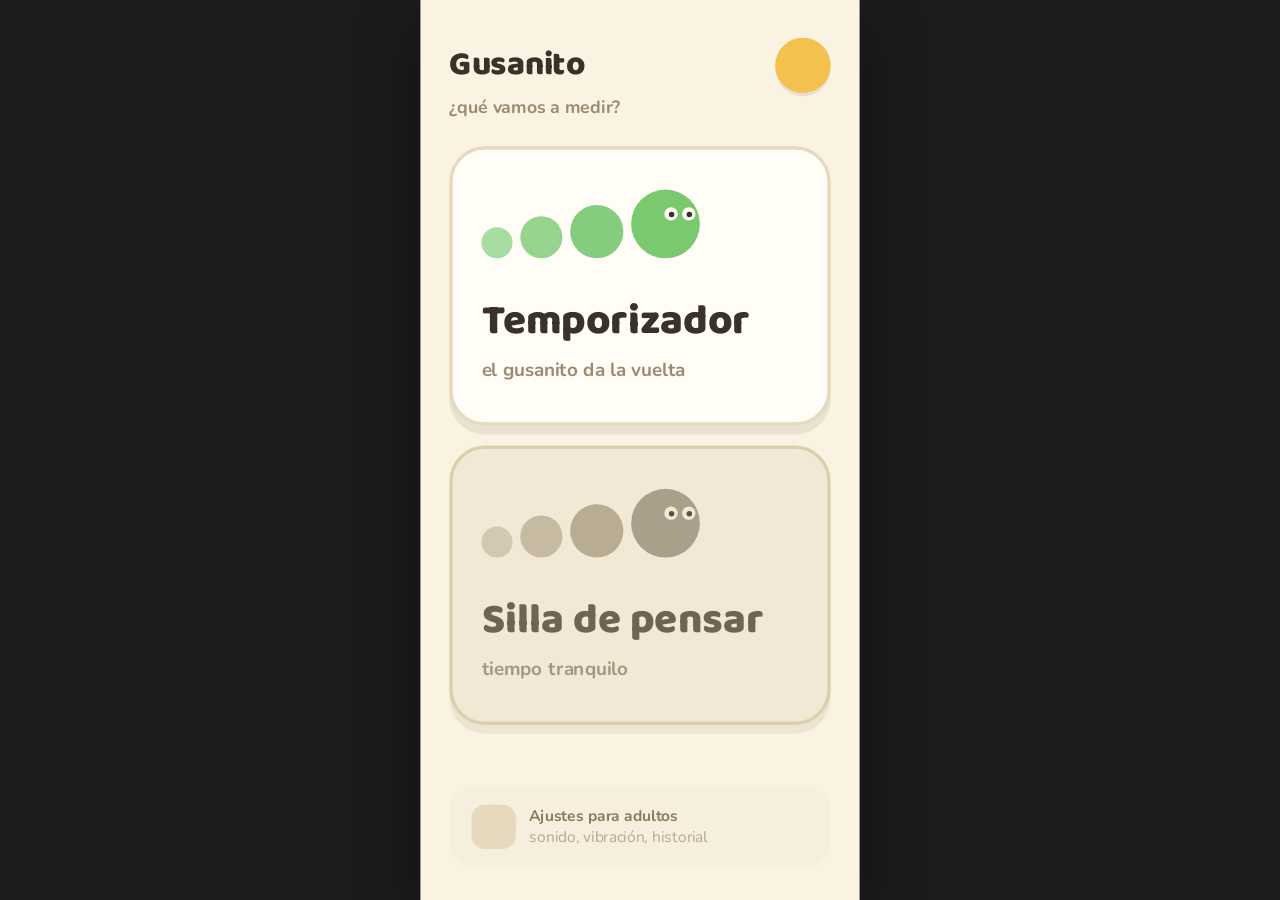
<file: web/index.html>
<!DOCTYPE html>
<html lang="es">
<head>
<meta charset="UTF-8" />
<meta name="viewport" content="width=device-width, initial-scale=1, maximum-scale=1, user-scalable=no" />
<title>Gusanito</title>
<link rel="preconnect" href="https://fonts.googleapis.com" />
<link rel="preconnect" href="https://fonts.gstatic.com" crossorigin />
<link href="https://fonts.googleapis.com/css2?family=Baloo+2:wght@500;700;800&family=Nunito:wght@400;700;800&display=swap" rel="stylesheet" />
<link rel="stylesheet" href="style.css" />
</head>
<body>
<div class="stage-wrapper">
  <div id="stage">

    <!-- 1 · Inicio -->
    <section class="screen active" id="screen-inicio">
      <div class="pad-inicio">
        <div class="row-between">
          <div class="titulo-app">Gusanito</div>
          <div class="sol"></div>
        </div>
        <div class="subtitulo-app">¿qué vamos a medir?</div>

        <div class="modo-card modo-card--temporizador" id="card-temporizador">
          <div class="gusanito-mini">
            <div class="mini-seg mini-seg--1"></div>
            <div class="mini-seg mini-seg--2"></div>
            <div class="mini-seg mini-seg--3"></div>
            <div class="mini-head">
              <div class="mini-ojo" style="left:30px;top:16px"></div>
              <div class="mini-ojo" style="left:46px;top:16px"></div>
              <div class="mini-pupila" style="left:34px;top:20px"></div>
              <div class="mini-pupila" style="left:50px;top:20px"></div>
            </div>
          </div>
          <div class="modo-titulo">Temporizador</div>
          <div class="modo-subtitulo">el gusanito da la vuelta</div>
        </div>

        <div class="modo-card modo-card--silla" id="card-silla">
          <div class="gusanito-mini">
            <div class="mini-seg mini-seg--1 silla"></div>
            <div class="mini-seg mini-seg--2 silla"></div>
            <div class="mini-seg mini-seg--3 silla"></div>
            <div class="mini-head silla">
              <div class="mini-ojo silla" style="left:30px;top:16px"></div>
              <div class="mini-ojo silla" style="left:46px;top:16px"></div>
              <div class="mini-pupila silla" style="left:34px;top:20px"></div>
              <div class="mini-pupila silla" style="left:50px;top:20px"></div>
            </div>
          </div>
          <div class="modo-titulo silla">Silla de pensar</div>
          <div class="modo-subtitulo silla">tiempo tranquilo</div>
        </div>

        <div class="spacer-flex"></div>

        <div class="ajustes-chip">
          <div class="ajustes-icono"></div>
          <div>
            <div class="ajustes-titulo">Ajustes para adultos</div>
            <div class="ajustes-subtitulo">sonido, vibración, historial</div>
          </div>
        </div>
      </div>
    </section>

    <!-- 2 · Duración Temporizador -->
    <section class="screen" id="screen-duracion-t">
      <div class="pad-duracion">
        <button class="back-btn back-btn--warm" id="back-duracion-t" aria-label="Volver">
          <svg viewBox="0 0 14 14"><path d="M14 1 L1 7 L14 13" stroke="#8A7A5E" stroke-width="5" stroke-linecap="round" stroke-linejoin="round" fill="none"/></svg>
        </button>
        <div class="titulo-32">¿Cuánto tiempo?</div>
        <div class="subtitulo-15">de 1 a 60 minutos</div>

        <div class="stepper stepper--warm">
          <button class="stepper-btn stepper-btn--minus-warm" id="t-minus" aria-label="Menos">
            <div class="bar-h"></div>
          </button>
          <div class="stepper-valor">
            <div class="stepper-numero" id="t-valor">5</div>
            <div class="stepper-label">MINUTOS</div>
          </div>
          <button class="stepper-btn stepper-btn--plus-warm" id="t-plus" aria-label="Más">
            <div class="bar-h light"></div>
            <div class="bar-v light"></div>
          </button>
        </div>

        <div class="eyebrow">ATAJOS</div>
        <div class="atajos-grid" id="atajos-grid"></div>

        <div class="spacer-flex"></div>

        <button class="cta cta--warm" id="empezar-btn">
          <svg viewBox="0 0 24 24" width="24" height="24"><path d="M0,0 L24,12 L0,24 Z" fill="#FFFFFF"/></svg>
          <span>Empezar</span>
        </button>
      </div>
    </section>

    <!-- 3 · Cuenta regresiva Temporizador -->
    <section class="screen" id="screen-cuenta-t">
      <svg id="canvas-t" viewBox="0 0 396 812" class="canvas-recorrido"></svg>
      <div class="cuenta-t-texto">
        <div class="mensaje-progreso" id="t-mensaje">¡Vamos!</div>
        <div class="tiempo-grande" id="t-tiempo">05:00</div>
        <div class="minutos-label">MINUTOS</div>
      </div>
      <div class="cuenta-t-controles">
        <button class="pausa-btn" id="t-pausa" aria-label="Pausar">
          <svg viewBox="0 0 24 24" width="30" height="30"><path d="M0,0 L24,12 L0,24 Z" fill="#FFFFFF"/></svg>
        </button>
        <button class="link-terminar" id="t-terminar">terminar</button>
      </div>
    </section>

    <!-- 4 · Terminó -->
    <section class="screen" id="screen-termino">
      <div class="confetti-layer" id="confetti-layer"></div>
      <div class="termino-centro">
        <div class="gusanito-grande" id="gusanito-grande">
          <div class="grande-seg grande-seg--1"></div>
          <div class="grande-seg grande-seg--2"></div>
          <div class="grande-seg grande-seg--3"></div>
          <div class="grande-head">
            <div class="grande-ojo" style="left:36px;top:21px"></div>
            <div class="grande-ojo" style="left:57px;top:21px"></div>
            <div class="grande-pupila" style="left:40px;top:26px"></div>
            <div class="grande-pupila" style="left:61px;top:26px"></div>
            <svg class="grande-boca" viewBox="0 0 28 13"><path d="M2,2 A12,12 0 0 0 26,2" stroke="#3A3128" stroke-width="4" stroke-linecap="round" fill="none"/></svg>
          </div>
        </div>
        <div class="titulo-pop" id="titulo-pop">¡Terminó!</div>
        <div class="subtitulo-19">el gusanito dio la vuelta completa</div>
        <div class="campanita-pill campanita-pill--warm">
          <div class="campanita-dot campanita-dot--warm"></div>
          <span>sonó la campanita</span>
        </div>
        <button class="cta cta--accent" id="otra-vez-btn"><span>Otra vez</span></button>
        <button class="link-tenue" id="volver-inicio-btn">volver al inicio</button>
      </div>
    </section>

    <!-- 5 · Silla · duración -->
    <section class="screen" id="screen-duracion-s">
      <div class="pad-duracion">
        <button class="back-btn back-btn--cool" id="back-duracion-s" aria-label="Volver">
          <svg viewBox="0 0 14 14"><path d="M14 1 L1 7 L14 13" stroke="#8C887F" stroke-width="5" stroke-linecap="round" stroke-linejoin="round" fill="none"/></svg>
        </button>
        <div class="titulo-30-cool">Silla de pensar</div>
        <div class="subtitulo-15-cool">Recomendado: un minuto por año de edad.</div>

        <div class="stepper stepper--cool">
          <button class="stepper-btn stepper-btn--minus-cool" id="s-minus" aria-label="Menos">
            <div class="bar-h cool"></div>
          </button>
          <div class="stepper-valor">
            <div class="stepper-numero-cool" id="s-valor">4</div>
            <div class="stepper-label-cool">MINUTOS</div>
          </div>
          <button class="stepper-btn stepper-btn--plus-cool" id="s-plus" aria-label="Más">
            <div class="bar-h light"></div>
            <div class="bar-v light"></div>
          </button>
        </div>

        <div class="eyebrow-cool">POR EDAD</div>
        <div class="edad-grid" id="edad-grid"></div>

        <div class="info-box">Durante el tiempo tranquilo la pantalla se queda fija. Solo un adulto puede terminarlo antes, manteniendo el botón presionado.</div>

        <div class="spacer-flex"></div>

        <button class="cta cta--cool-dark" id="comenzar-btn"><span>Comenzar</span></button>
      </div>
    </section>

    <!-- 6 · Silla · cuenta regresiva -->
    <section class="screen" id="screen-cuenta-s">
      <div class="circulo-respiracion"></div>
      <svg id="canvas-s" viewBox="0 0 396 812" class="canvas-recorrido"></svg>
      <div class="cuenta-s-texto">
        <div class="quedate-sentado">Quédate sentado</div>
        <div class="tiempo-grande-cool" id="s-tiempo">04:00</div>
        <div class="mensaje-cool" id="s-mensaje">el gusanito está dando la vuelta</div>
      </div>
      <div class="cuenta-s-controles">
        <div class="hold-bar" id="hold-bar">
          <div class="hold-fill" id="hold-fill"></div>
          <span class="hold-texto">Mantén presionado para terminar</span>
        </div>
        <div class="solo-adulto">solo un adulto</div>
      </div>
    </section>

    <!-- 7 · Silla · cierre -->
    <section class="screen" id="screen-cierre-s">
      <div class="pad-cierre">
        <div class="gusanito-cierre">
          <div class="cierre-seg cierre-seg--1"></div>
          <div class="cierre-seg cierre-seg--2"></div>
          <div class="cierre-seg cierre-seg--3"></div>
          <div class="cierre-head">
            <div class="cierre-ojo" style="left:30px;top:18px"></div>
            <div class="cierre-ojo" style="left:48px;top:18px"></div>
            <div class="cierre-pupila" style="left:34px;top:22px"></div>
            <div class="cierre-pupila" style="left:52px;top:22px"></div>
          </div>
        </div>
        <div class="titulo-44-cierre">Ya puedes<br/>levantarte</div>
        <div class="subtitulo-17-cierre">El gusanito terminó su vuelta. ¿Hablamos un momento de lo que pasó?</div>
        <div class="campanita-pill campanita-pill--cierre">
          <div class="campanita-dot campanita-dot--cierre"></div>
          <span>sonó la campanita</span>
        </div>
        <button class="cta cta--cierre" id="listo-btn"><span>Listo</span></button>
        <div class="divisor"></div>
        <div class="protocolo-card">
          <div class="eyebrow-cierre">PARA LOS ADULTOS</div>
          <div class="protocolo-titulo">Protocolo para que el tiempo fuera sea efectivo</div>
          <div class="protocolo-intro">Si decides utilizar la pausa como herramienta de gestión de conducta, la evidencia en modificación de conducta (como los protocolos de Parent-Child Interaction Therapy — PCIT) sugiere las siguientes pautas:</div>
          <div class="pautas-lista" id="pautas-lista"></div>
        </div>
      </div>
    </section>

  </div>
</div>
<script src="app.js"></script>
</body>
</html>
</file>
<file: web/style.css>
:root {
  --warm-paper: #FBF3E2;
  --warm-paperDone: #FDF7E6;
  --warm-card: #FFFDF6;
  --warm-cardAlt: #F1E9D5;
  --warm-chip: #F6EFDD;
  --warm-border: #E6D9BE;
  --warm-borderAlt: #DDCEAC;
  --warm-ink: #3A3128;
  --warm-inkSoft: #8A7A5E;
  --warm-inkMuted: #9A8B70;
  --warm-inkFaint: #B6A98D;
  --warm-inkPale: #C0B49A;
  --warm-worm: #7BC96F;
  --warm-wormShadow: #5FA855;
  --warm-tint1: #A8DDA1;
  --warm-tint2: #96D48D;
  --warm-tint3: #86CC7E;
  --warm-accent: #E8A33D;
  --warm-accentShadow: #C6851F;
  --warm-accentText: #8A6A2F;
  --warm-sun: #F2C14E;
  --warm-confetti0: #E8A33D;
  --warm-confetti1: #7BC96F;
  --warm-confetti2: #E8836A;
  --warm-confetti3: #6FB6D8;
  --warm-sillaTint1: #D3C9B2;
  --warm-sillaTint2: #C6BBA2;
  --warm-sillaTint3: #B8AD93;
  --warm-sillaHead: #A9A08C;
  --warm-sillaPupil: #59524A;
  --warm-sillaTitle: #6E6455;
  --warm-sillaSubtitle: #A2977F;

  --cool-paper: #E7E6E1;
  --cool-surface: #F2F1ED;
  --cool-surfaceAlt: #EDECE8;
  --cool-pressed: #E2E0DA;
  --cool-track: #D6D4CD;
  --cool-holdBorder: #CDCBC4;
  --cool-breathe: #DBDAD4;
  --cool-holdFill: #C4C2BA;
  --cool-ink: #45423C;
  --cool-inkSoft: #6E6A63;
  --cool-inkMuted: #8C887F;
  --cool-inkFaint: #A29E96;
  --cool-dark: #5F5B54;
  --cool-darkActive: #4A473F;
  --cool-worm: #9AA1A8;

  --cierre-bg: #EAF3E4;
  --cierre-ink: #2F4A2B;
  --cierre-inkSoft: #5A7154;
  --cierre-cta: #5FA855;
  --cierre-ctaActive: #4E8E46;
  --cierre-card: #FBFDF9;
  --cierre-cardBorder: #D7E5CF;
  --cierre-divider: #CFDEC7;
  --cierre-chipBg: #DCEBD4;
  --cierre-chipInk: #4E7346;
  --cierre-bullet: #E3EEDD;
  --cierre-eyebrow: #8AA382;
  --cierre-protocoloIntro: #54634F;
  --cierre-tint1: #BFE0B6;
  --cierre-tint2: #A8DDA1;
  --cierre-tint3: #93D289;
  --cierre-wormHead: #7BC96F;
  --cierre-wormEye: #FFFDF6;
  --cierre-wormPupil: #3A3128;
}

* { box-sizing: border-box; }

html, body {
  margin: 0;
  padding: 0;
  width: 100%;
  height: 100%;
  background: #1c1c1c;
  overflow: hidden;
  font-family: 'Nunito', sans-serif;
  -webkit-tap-highlight-color: transparent;
  user-select: none;
}

.stage-wrapper {
  position: fixed;
  inset: 0;
  display: flex;
  align-items: center;
  justify-content: center;
}

#stage {
  position: relative;
  width: 396px;
  height: 812px;
  flex-shrink: 0;
  transform-origin: center center;
  box-shadow: 0 20px 60px rgba(0, 0, 0, .45);
  overflow: hidden;
  background: #fff;
}

.screen {
  position: absolute;
  inset: 0;
  display: none;
  flex-direction: column;
  overflow: hidden;
}
.screen.active { display: flex; }

button {
  font-family: inherit;
  border: none;
  background: none;
  cursor: pointer;
  padding: 0;
  -webkit-tap-highlight-color: transparent;
}
button:active { filter: brightness(0.96); }

/* ---------- Pantalla 1 · Inicio ---------- */
#screen-inicio { background: var(--warm-paper); }
.pad-inicio {
  display: flex;
  flex-direction: column;
  height: 100%;
  padding: 34px 26px 30px;
}
.row-between { display: flex; justify-content: space-between; align-items: center; }
.titulo-app { font-family: 'Baloo 2'; font-weight: 800; font-size: 30px; color: var(--warm-ink); }
.sol {
  width: 50px; height: 50px; border-radius: 50%;
  background: var(--warm-sun);
  box-shadow: 0 3px 0 0 rgba(0,0,0,.08);
}
.subtitulo-app { margin-top: 2px; font-family: 'Nunito'; font-weight: 700; font-size: 16px; color: var(--warm-inkMuted); margin-bottom: 24px; }

.modo-card {
  height: 252px;
  border-radius: 32px;
  padding: 28px 26px;
  display: flex;
  flex-direction: column;
  cursor: pointer;
}
.modo-card--temporizador {
  background: var(--warm-card);
  border: 3px solid var(--warm-border);
  box-shadow: 0 8px 0 0 rgba(58,49,40,.09);
  margin-bottom: 18px;
}
.modo-card--silla {
  background: var(--warm-cardAlt);
  border: 3px solid var(--warm-borderAlt);
  box-shadow: 0 8px 0 0 rgba(58,49,40,.07);
}
.gusanito-mini { position: relative; height: 70px; display: flex; align-items: flex-end; gap: 7px; }
.mini-seg { border-radius: 50%; background: var(--warm-tint1); }
.mini-seg--1 { width: 28px; height: 28px; background: var(--warm-tint1); }
.mini-seg--2 { width: 38px; height: 38px; background: var(--warm-tint2); }
.mini-seg--3 { width: 48px; height: 48px; background: var(--warm-tint3); }
.mini-seg.silla.mini-seg--1 { background: var(--warm-sillaTint1); }
.mini-seg.silla.mini-seg--2 { background: var(--warm-sillaTint2); }
.mini-seg.silla.mini-seg--3 { background: var(--warm-sillaTint3); }
.mini-head { position: relative; width: 62px; height: 62px; border-radius: 50%; background: var(--warm-worm); }
.mini-head.silla { background: var(--warm-sillaHead); }
.mini-ojo { position: absolute; width: 12px; height: 12px; border-radius: 50%; background: var(--warm-card); }
.mini-ojo.silla { background: var(--warm-cardAlt); }
.mini-pupila { position: absolute; width: 5px; height: 5px; border-radius: 50%; background: var(--warm-ink); }
.mini-pupila.silla { background: var(--warm-sillaPupil); }

.modo-titulo { margin-top: 26px; font-family: 'Baloo 2'; font-weight: 800; font-size: 38px; color: var(--warm-ink); }
.modo-titulo.silla { color: var(--warm-sillaTitle); }
.modo-subtitulo { margin-top: 2px; font-family: 'Nunito'; font-weight: 700; font-size: 17px; color: var(--warm-inkMuted); }
.modo-subtitulo.silla { color: var(--warm-sillaSubtitle); }

.spacer-flex { flex: 1; }

.ajustes-chip {
  display: flex; align-items: center; gap: 12px;
  background: var(--warm-chip); border-radius: 22px; padding: 16px 20px;
}
.ajustes-icono { width: 40px; height: 40px; border-radius: 12px; background: var(--warm-border); }
.ajustes-titulo { font-family: 'Nunito'; font-weight: 700; font-size: 14px; color: var(--warm-inkSoft); }
.ajustes-subtitulo { font-family: 'Nunito'; font-weight: 400; font-size: 14px; color: var(--warm-inkFaint); }

/* ---------- Back button ---------- */
.pad-duracion { display: flex; flex-direction: column; height: 100%; padding: 26px 26px 30px; }
.back-btn { width: 52px; height: 52px; border-radius: 50%; display: flex; align-items: center; justify-content: center; }
.back-btn svg { width: 14px; height: 14px; }
.back-btn--warm { background: var(--warm-cardAlt); }
.back-btn--warm:active { background: var(--warm-border); }
.back-btn--cool { background: var(--cool-surface); }
.back-btn--cool:active { background: var(--cool-pressed); }

/* ---------- Pantalla 2 · Duración Temporizador ---------- */
#screen-duracion-t { background: var(--warm-paper); }
.titulo-32 { margin-top: 22px; font-family: 'Baloo 2'; font-weight: 800; font-size: 32px; color: var(--warm-ink); }
.subtitulo-15 { margin-top: 6px; font-family: 'Nunito'; font-weight: 700; font-size: 15px; color: var(--warm-inkMuted); }

.stepper {
  margin-top: 22px;
  display: flex; align-items: center; justify-content: space-between;
  border-radius: 32px;
}
.stepper--warm {
  background: var(--warm-card); border: 3px solid var(--warm-border);
  box-shadow: 0 7px 0 0 rgba(58,49,40,.07);
  padding: 20px 26px;
}
.stepper--cool {
  background: var(--cool-surface); border: 2px solid var(--cool-track);
  padding: 26px 20px;
  border-radius: 28px;
}
.stepper-btn { width: 82px; height: 82px; border-radius: 50%; display: flex; align-items: center; justify-content: center; position: relative; }
.stepper--cool .stepper-btn { width: 80px; height: 80px; }
.stepper-btn--minus-warm { background: var(--warm-cardAlt); }
.stepper-btn--minus-warm:active { background: var(--warm-border); }
.stepper-btn--plus-warm { background: var(--warm-worm); }
.stepper-btn--plus-warm:active { background: var(--warm-wormShadow); }
.stepper-btn--minus-cool { background: var(--cool-pressed); }
.stepper-btn--minus-cool:active { background: var(--cool-track); }
.stepper-btn--plus-cool { background: var(--cool-dark); }
.stepper-btn--plus-cool:active { background: var(--cool-darkActive); }

.bar-h { width: 32px; height: 6px; border-radius: 3px; background: var(--warm-inkSoft); }
.bar-h.cool { background: var(--cool-inkMuted); }
.bar-h.light { width: 32px; height: 6px; border-radius: 3px; background: var(--warm-card); position: absolute; }
.bar-v.light { width: 6px; height: 32px; border-radius: 3px; background: var(--warm-card); position: absolute; }

.stepper-valor { display: flex; flex-direction: column; align-items: center; }
.stepper-numero { font-family: 'Baloo 2'; font-weight: 800; font-size: 84px; letter-spacing: -2px; color: var(--warm-ink); line-height: 1; }
.stepper-label { font-family: 'Nunito'; font-weight: 700; font-size: 13px; letter-spacing: 2px; color: var(--warm-inkFaint); }
.stepper-numero-cool { font-family: 'Baloo 2'; font-weight: 800; font-size: 82px; color: var(--cool-ink); line-height: 1; }
.stepper-label-cool { font-family: 'Nunito'; font-weight: 700; font-size: 13px; letter-spacing: 2px; color: var(--cool-inkMuted); }

.eyebrow { margin-top: 26px; font-family: 'Nunito'; font-weight: 700; font-size: 13px; letter-spacing: 1.8px; color: var(--warm-inkFaint); }
.eyebrow-cool { margin-top: 22px; font-family: 'Nunito'; font-weight: 700; font-size: 12px; letter-spacing: 1.5px; color: var(--cool-inkFaint); }

.atajos-grid { margin-top: 10px; display: grid; grid-template-columns: repeat(3, 1fr); gap: 12px; }
.atajo-chip {
  height: 74px; border-radius: 22px; background: var(--warm-chip); border: 2px solid var(--warm-border);
  display: flex; align-items: center; justify-content: center;
  font-family: 'Baloo 2'; font-weight: 800; font-size: 30px; color: var(--warm-ink);
}
.atajo-chip.selected, .atajo-chip:active { background: var(--warm-border); }

.edad-grid { margin-top: 10px; display: flex; gap: 10px; }
.edad-chip {
  flex: 1; height: 66px; border-radius: 18px; background: var(--cool-surface); border: 2px solid var(--cool-track);
  display: flex; flex-direction: column; align-items: center; justify-content: center;
}
.edad-chip.selected, .edad-chip:active { background: var(--cool-pressed); }
.edad-numero { font-family: 'Baloo 2'; font-weight: 700; font-size: 22px; color: var(--cool-ink); }
.edad-label { font-family: 'Nunito'; font-weight: 400; font-size: 10px; color: var(--cool-inkFaint); }

.info-box {
  margin-top: 22px; font-family: 'Nunito'; font-weight: 400; font-size: 13px; line-height: 21px; color: var(--cool-inkSoft);
  background: var(--cool-surfaceAlt); border-radius: 18px; padding: 16px 18px;
}

.cta {
  width: 100%; height: 96px; border-radius: 48px; display: flex; align-items: center; justify-content: center; gap: 14px;
  font-family: 'Baloo 2'; font-weight: 800; font-size: 32px; color: #fff;
  transition: transform .08s linear, box-shadow .08s linear;
}
.cta--warm { background: var(--warm-worm); box-shadow: 0 8px 0 0 var(--warm-wormShadow); }
.cta--warm:active { box-shadow: 0 4px 0 0 var(--warm-wormShadow); transform: translateY(4px); }
.cta--accent { height: 94px; border-radius: 47px; background: var(--warm-accent); box-shadow: 0 8px 0 0 var(--warm-accentShadow); font-size: 30px; }
.cta--accent:active { box-shadow: 0 4px 0 0 var(--warm-accentShadow); transform: translateY(4px); }
.cta--cool-dark { height: 92px; border-radius: 24px; background: var(--cool-dark); color: var(--cool-surface); font-weight: 700; font-size: 26px; }
.cta--cool-dark:active { background: var(--cool-darkActive); }
.cta--cierre { height: 90px; border-radius: 24px; background: var(--cierre-cta); color: var(--cierre-wormEye); font-weight: 700; font-size: 26px; margin-top: 26px; }
.cta--cierre:active { background: var(--cierre-ctaActive); }

/* ---------- Pantalla 3 · Cuenta regresiva Temporizador ---------- */
#screen-cuenta-t, #screen-cuenta-s { background: var(--warm-paper); }
#screen-cuenta-s { background: var(--cool-paper); }
.canvas-recorrido { position: absolute; inset: 0; width: 396px; height: 812px; }

.cuenta-t-texto {
  position: absolute; top: 260px; left: 0; right: 0;
  display: flex; flex-direction: column; align-items: center;
}
.mensaje-progreso { height: 30px; display: flex; align-items: center; font-family: 'Nunito'; font-weight: 700; font-size: 22px; color: var(--warm-inkMuted); }
.tiempo-grande { margin-top: 4px; font-family: 'Baloo 2'; font-weight: 800; font-size: 100px; letter-spacing: -2px; color: var(--warm-ink); line-height: 1; }
.minutos-label { margin-top: 4px; font-family: 'Nunito'; font-weight: 700; font-size: 15px; letter-spacing: 2px; color: var(--warm-inkFaint); }

.cuenta-t-controles {
  position: absolute; bottom: 118px; left: 0; right: 0;
  display: flex; flex-direction: column; align-items: center;
}
.pausa-btn {
  width: 104px; height: 104px; border-radius: 50%; background: var(--warm-worm);
  display: flex; align-items: center; justify-content: center;
}
.pausa-btn.pausado { background: var(--warm-card); border: 4px solid var(--warm-border); }
.pausa-icono-bars { display: flex; gap: 9px; }
.pausa-icono-bars div { width: 13px; height: 40px; border-radius: 4px; background: var(--warm-inkSoft); }
.link-terminar { margin-top: 10px; padding: 10px 22px; font-family: 'Nunito'; font-weight: 700; font-size: 16px; color: var(--warm-inkFaint); }
.link-tenue { margin-top: 18px; padding: 10px 22px; font-family: 'Nunito'; font-weight: 700; font-size: 15px; color: var(--warm-inkPale); }

/* ---------- Pantalla 4 · Terminó ---------- */
#screen-termino { background: var(--warm-paperDone); }
.confetti-layer { position: absolute; inset: 0; overflow: hidden; }
.confetti-pieza { position: absolute; top: 0; }

@keyframes fall {
  0% { transform: translateY(-40px) rotate(0deg); }
  100% { transform: translateY(852px) rotate(520deg); }
}

.termino-centro {
  position: absolute; top: 50%; left: 0; right: 0; transform: translateY(-50%);
  display: flex; flex-direction: column; align-items: center; padding: 0 28px;
}

.gusanito-grande { position: relative; height: 78px; display: flex; align-items: flex-end; gap: 8px; animation: bob 1.6s cubic-bezier(0.4,0,0.2,1) infinite alternate; }
@keyframes bob { from { transform: translateY(-9px); } to { transform: translateY(9px); } }
.grande-seg { border-radius: 50%; }
.grande-seg--1 { width: 34px; height: 34px; background: var(--warm-tint1); }
.grande-seg--2 { width: 44px; height: 44px; background: var(--warm-tint2); }
.grande-seg--3 { width: 56px; height: 56px; background: var(--warm-tint3); }
.grande-head { position: relative; width: 78px; height: 78px; border-radius: 50%; background: var(--warm-worm); }
.grande-ojo { position: absolute; width: 14px; height: 14px; border-radius: 50%; background: var(--warm-card); }
.grande-pupila { position: absolute; width: 6px; height: 6px; border-radius: 50%; background: var(--warm-ink); }
.grande-boca { position: absolute; left: 42px; top: 50px; width: 28px; height: 13px; }

.titulo-pop {
  margin-top: 34px; font-family: 'Baloo 2'; font-weight: 800; font-size: 56px; color: var(--warm-ink);
  animation: pop .5s cubic-bezier(0,0,0.2,1) both;
}
@keyframes pop {
  0% { transform: scale(.72); opacity: 0; }
  100% { transform: scale(1); opacity: 1; }
}
.subtitulo-19 { margin-top: 4px; font-family: 'Nunito'; font-weight: 700; font-size: 19px; color: var(--warm-inkMuted); text-align: center; }

.campanita-pill { margin-top: 22px; display: flex; align-items: center; gap: 8px; border-radius: 999px; }
.campanita-pill--warm { background: var(--warm-chip); padding: 9px 18px; font-family: 'Nunito'; font-weight: 700; font-size: 14px; color: var(--warm-accentText); }
.campanita-pill--cierre { background: var(--cierre-chipBg); padding: 8px 16px; font-family: 'Nunito'; font-weight: 700; font-size: 13px; color: var(--cierre-chipInk); }
.campanita-dot { width: 11px; height: 11px; border-radius: 50%; }
.campanita-dot--warm { background: var(--warm-accent); }
.campanita-dot--cierre { width: 10px; height: 10px; background: var(--cierre-cta); }

#otra-vez-btn { margin-top: 26px; }

/* ---------- Pantalla 5 · Silla · duración ---------- */
#screen-duracion-s { background: var(--cool-paper); }
.titulo-30-cool { margin-top: 20px; font-family: 'Baloo 2'; font-weight: 800; font-size: 30px; color: var(--cool-ink); }
.subtitulo-15-cool { margin-top: 4px; font-family: 'Nunito'; font-weight: 700; font-size: 15px; color: var(--cool-inkMuted); }

/* ---------- Pantalla 6 · Silla · cuenta regresiva ---------- */
.circulo-respiracion {
  position: absolute; width: 280px; height: 280px; border-radius: 50%; background: var(--cool-breathe);
  top: 50%; left: 50%; margin-left: -144px; margin-top: -180px;
  animation: breathe 3s cubic-bezier(0.4,0,0.2,1) infinite alternate;
}
@keyframes breathe {
  0% { transform: scale(1); opacity: .4; }
  100% { transform: scale(1.12); opacity: .75; }
}

.cuenta-s-texto {
  position: absolute; top: 300px; left: 0; right: 0;
  display: flex; flex-direction: column; align-items: center;
}
.quedate-sentado { font-family: 'Nunito'; font-weight: 700; font-size: 20px; color: var(--cool-inkSoft); }
.tiempo-grande-cool { margin-top: 8px; font-family: 'Baloo 2'; font-weight: 800; font-size: 80px; letter-spacing: -1px; color: var(--cool-ink); line-height: 1; }
.mensaje-cool { margin-top: 8px; height: 22px; display: flex; align-items: center; font-family: 'Nunito'; font-weight: 400; font-size: 15px; color: var(--cool-inkMuted); }

.cuenta-s-controles {
  position: absolute; bottom: 104px; left: 56px; right: 56px;
  display: flex; flex-direction: column; align-items: center;
}
.hold-bar {
  position: relative; width: 100%; height: 64px; border-radius: 18px;
  background: var(--cool-breathe); border: 2px solid var(--cool-holdBorder);
  display: flex; align-items: center; justify-content: center; overflow: hidden;
  touch-action: none;
}
.hold-fill { position: absolute; left: 0; top: 0; bottom: 0; width: 0%; background: var(--cool-holdFill); }
.hold-texto { position: relative; font-family: 'Nunito'; font-weight: 700; font-size: 15px; color: var(--cool-dark); text-align: center; padding: 0 8px; }
.solo-adulto { margin-top: 14px; font-family: 'Nunito'; font-weight: 400; font-size: 13px; color: var(--cool-inkFaint); }

/* ---------- Pantalla 7 · Silla · cierre ---------- */
#screen-cierre-s { background: var(--cierre-bg); overflow-y: auto; }
.pad-cierre { display: flex; flex-direction: column; align-items: center; padding: 56px 26px 40px; }

.gusanito-cierre { position: relative; height: 66px; display: flex; align-items: flex-end; gap: 7px; }
.cierre-seg { border-radius: 50%; }
.cierre-seg--1 { width: 28px; height: 28px; background: var(--cierre-tint1); }
.cierre-seg--2 { width: 36px; height: 36px; background: var(--cierre-tint2); }
.cierre-seg--3 { width: 48px; height: 48px; background: var(--cierre-tint3); }
.cierre-head { position: relative; width: 66px; height: 66px; border-radius: 50%; background: var(--cierre-wormHead); }
.cierre-ojo { position: absolute; width: 13px; height: 13px; border-radius: 50%; background: var(--cierre-wormEye); }
.cierre-pupila { position: absolute; width: 5px; height: 5px; border-radius: 50%; background: var(--cierre-wormPupil); }

.titulo-44-cierre { margin-top: 32px; font-family: 'Baloo 2'; font-weight: 800; font-size: 44px; line-height: 50px; color: var(--cierre-ink); text-align: center; }
.subtitulo-17-cierre { margin-top: 14px; font-family: 'Nunito'; font-weight: 400; font-size: 17px; line-height: 27px; color: var(--cierre-inkSoft); text-align: center; max-width: 290px; }

.divisor { margin-top: 34px; width: 100%; height: 1px; background: var(--cierre-divider); }

.protocolo-card {
  margin-top: 26px; width: 100%; border-radius: 22px; background: var(--cierre-card); border: 1px solid var(--cierre-cardBorder);
  padding: 24px 22px;
}
.eyebrow-cierre { font-family: 'Nunito'; font-weight: 700; font-size: 11px; letter-spacing: 1.6px; color: var(--cierre-eyebrow); }
.protocolo-titulo { margin-top: 8px; font-family: 'Baloo 2'; font-weight: 800; font-size: 26px; line-height: 31px; color: var(--cierre-ink); }
.protocolo-intro { margin-top: 12px; font-family: 'Nunito'; font-weight: 400; font-size: 14px; line-height: 23px; color: var(--cierre-protocoloIntro); }

.pautas-lista { margin-top: 22px; display: flex; flex-direction: column; gap: 18px; }
.pauta-item { display: flex; gap: 14px; }
.pauta-bullet {
  flex-shrink: 0; width: 26px; height: 26px; border-radius: 50%; background: var(--cierre-bullet);
  display: flex; align-items: center; justify-content: center;
  font-family: 'Nunito'; font-weight: 700; font-size: 13px; color: var(--cierre-chipInk);
}
.pauta-texto { font-family: 'Nunito'; font-weight: 400; font-size: 14px; line-height: 22px; color: var(--cierre-protocoloIntro); }
.pauta-texto b { font-weight: 800; color: var(--cierre-ink); }
</file>
